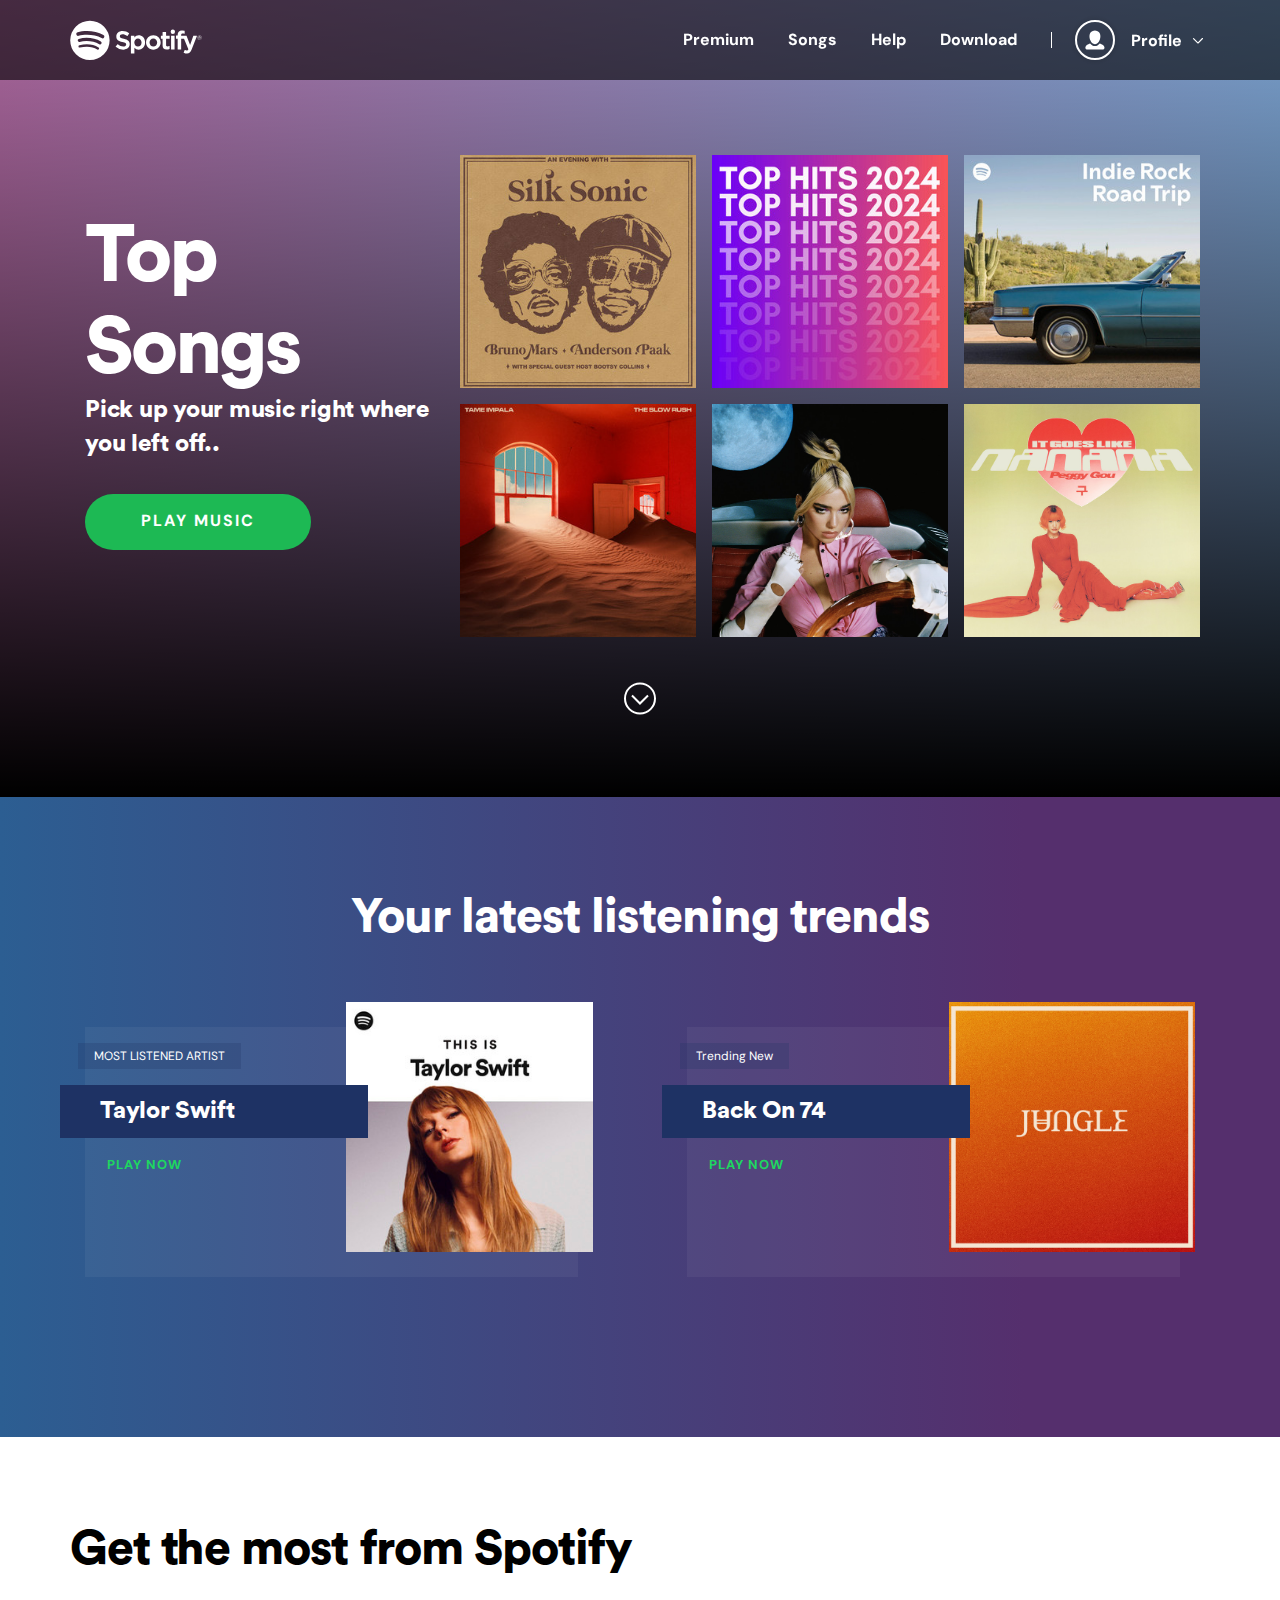
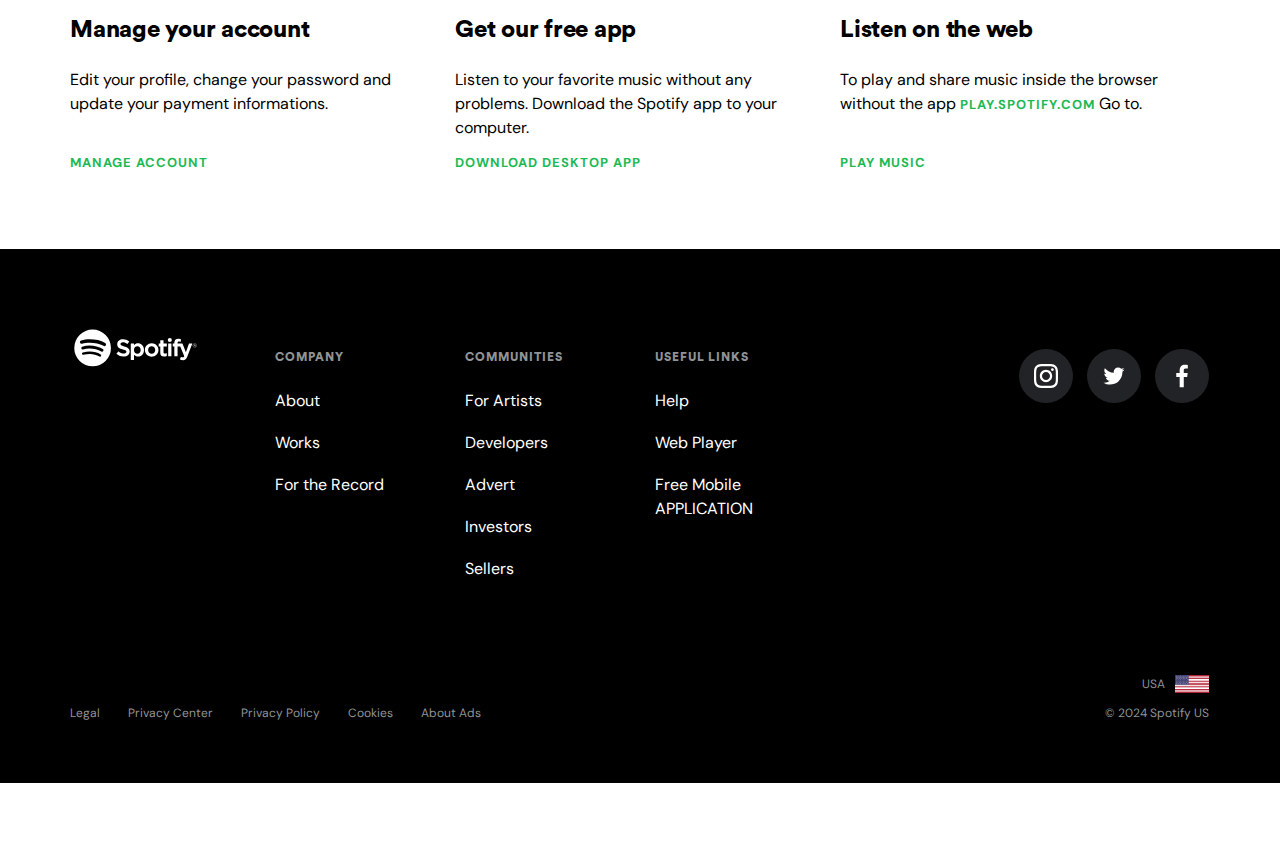
<file: index.html>
<!DOCTYPE html>
<html lang="en">
	<head>
		<meta charset="UTF-8" />
		<meta name="viewport" content="width=device-width, initial-scale=1.0" />
		<link rel="stylesheet" href="./css/main.css" />
		<link rel="stylesheet" href="./css/fonts.css" />
		<link rel="stylesheet" href="./css/animation.css">
		<link rel="stylesheet" href="./css/responsive.css">
		<title>Listening is everything - Spotify</title>
		<link rel="icon" href="https://www.scdn.co/i/_global/favicon.png" />
		<link
			href="https://fonts.googleapis.com/css2?family=DM+Sans:wght@400;500;700&display=swap"
			rel="stylesheet"
		/>
	</head>
	<body>
		<!--Header-->
		<custom-header></custom-header>
		<!--Header-->

		<div class="home_main">
			<div class="hm_gradient-1"></div>
			<div class="hm_gradient-2"></div>
			<div class="container hm_cont">
				<span class="home_text">
					<!-- <small>Recently Songs</small> -->
					<h1 class="">Top Songs</h1>
					<h3>Pick up your music right where you left off..</h3>
					<!-- <a class="green_btn" role="button" href="https://spotify-clone-oguz3.web.app/">Play music</a> -->
					<a class="green_btn" role="button" href="Spotify-songs/songs.html">Play music</a>
                </span>
                <span class="home_cards">
                    <div class="hm_card opacity_anim">
                        <div class="box">
                            <img src="./assets/photo-3.jpg" alt="">
                        </div>
                        <div class="box_details">
							<div class="play-icon">
								<a href="Spotify-songs/songs.html">
									<svg id="album-play" viewBox="0 0 25.4 25.4">
										<path fill="#ffffff" d="M12.7,25.4A12.7,12.7,0,1,1,25.4,12.7,12.71,12.71,0,0,1,12.7,25.4Zm0-24A11.3,11.3,0,1,0,24,12.7,11.31,11.31,0,0,0,12.7,1.4Z"></path>
										<path fill="#ffffff" d="M11,16.47,17,13a.34.34,0,0,0,0-.59L11,8.93a.34.34,0,0,0-.51.29v7A.34.34,0,0,0,11,16.47Z"></path>
										<path fill="#ffffff" d="M12.7,25.4A12.7,12.7,0,1,1,25.4,12.7,12.71,12.71,0,0,1,12.7,25.4Zm0-24A11.3,11.3,0,1,0,24,12.7,11.31,11.31,0,0,0,12.7,1.4Z"></path>
										<path fill="#ffffff" d="M11,16.47,17,13a.34.34,0,0,0,0-.59L11,8.93a.34.34,0,0,0-.51.29v7A.34.34,0,0,0,11,16.47Z"></path>
									</svg>
								</a>
							</div>
							<h2>Bruno Mars</h2>
						</div>
                    </div>
                    <div class="hm_card opacity_anim-1d">
                        <div class="box">
                            <img src="./assets/photo-1.jpg" alt="">
                        </div>
                        <div class="box_details">
							<div class="play-icon">
								<a href="Spotify-songs/songs.html">
									<svg id="album-play" viewBox="0 0 25.4 25.4">
										<path fill="#ffffff" d="M12.7,25.4A12.7,12.7,0,1,1,25.4,12.7,12.71,12.71,0,0,1,12.7,25.4Zm0-24A11.3,11.3,0,1,0,24,12.7,11.31,11.31,0,0,0,12.7,1.4Z"></path>
										<path fill="#ffffff" d="M11,16.47,17,13a.34.34,0,0,0,0-.59L11,8.93a.34.34,0,0,0-.51.29v7A.34.34,0,0,0,11,16.47Z"></path>
										<path fill="#ffffff" d="M12.7,25.4A12.7,12.7,0,1,1,25.4,12.7,12.71,12.71,0,0,1,12.7,25.4Zm0-24A11.3,11.3,0,1,0,24,12.7,11.31,11.31,0,0,0,12.7,1.4Z"></path>
										<path fill="#ffffff" d="M11,16.47,17,13a.34.34,0,0,0,0-.59L11,8.93a.34.34,0,0,0-.51.29v7A.34.34,0,0,0,11,16.47Z"></path>
									</svg>
								</a>
							</div>
							<h2> Top Songs 2024</h2>
						</div>
                    </div>
                    <div class="hm_card opacity_anim-2d">
                        <div class="box">
                            <img src="./assets/photo-5.jpg" alt="">
                        </div>
                        <div class="box_details">
							<div class="play-icon">
								<a href="https://open.spotify.com/playlist/37i9dQZF1DWUoqEG4WY6ce">
									<svg id="album-play" viewBox="0 0 25.4 25.4">
										<path fill="#ffffff" d="M12.7,25.4A12.7,12.7,0,1,1,25.4,12.7,12.71,12.71,0,0,1,12.7,25.4Zm0-24A11.3,11.3,0,1,0,24,12.7,11.31,11.31,0,0,0,12.7,1.4Z"></path>
										<path fill="#ffffff" d="M11,16.47,17,13a.34.34,0,0,0,0-.59L11,8.93a.34.34,0,0,0-.51.29v7A.34.34,0,0,0,11,16.47Z"></path>
										<path fill="#ffffff" d="M12.7,25.4A12.7,12.7,0,1,1,25.4,12.7,12.71,12.71,0,0,1,12.7,25.4Zm0-24A11.3,11.3,0,1,0,24,12.7,11.31,11.31,0,0,0,12.7,1.4Z"></path>
										<path fill="#ffffff" d="M11,16.47,17,13a.34.34,0,0,0,0-.59L11,8.93a.34.34,0,0,0-.51.29v7A.34.34,0,0,0,11,16.47Z"></path>
									</svg>
								</a>
							</div>
							<h2>Indie Rock</h2>
						</div>
                    </div>
                    <div class="hm_card opacity_anim">
                        <div class="box">
                            <img src="./assets/photo-8.jpg" alt="">
                        </div>
                        <div class="box_details">
							<div class="play-icon">
								<a href="https://open.spotify.com/album/31qVWUdRrlb8thMvts0yYL">
									<svg id="album-play" viewBox="0 0 25.4 25.4">
										<path fill="#ffffff" d="M12.7,25.4A12.7,12.7,0,1,1,25.4,12.7,12.71,12.71,0,0,1,12.7,25.4Zm0-24A11.3,11.3,0,1,0,24,12.7,11.31,11.31,0,0,0,12.7,1.4Z"></path>
										<path fill="#ffffff" d="M11,16.47,17,13a.34.34,0,0,0,0-.59L11,8.93a.34.34,0,0,0-.51.29v7A.34.34,0,0,0,11,16.47Z"></path>
										<path fill="#ffffff" d="M12.7,25.4A12.7,12.7,0,1,1,25.4,12.7,12.71,12.71,0,0,1,12.7,25.4Zm0-24A11.3,11.3,0,1,0,24,12.7,11.31,11.31,0,0,0,12.7,1.4Z"></path>
										<path fill="#ffffff" d="M11,16.47,17,13a.34.34,0,0,0,0-.59L11,8.93a.34.34,0,0,0-.51.29v7A.34.34,0,0,0,11,16.47Z"></path>
									</svg>
								</a>
							</div>
							<h2>Tame Impala</h2>
						</div>
                    </div>
                    <div class="hm_card opacity_anim-1d">
                        <div class="box">
                            <img src="./assets/photo-7.jpg" alt="">
                        </div>
                        <div class="box_details">
							<div class="play-icon">
								<a href="https://open.spotify.com/artist/6M2wZ9GZgrQXHCFfjv46we">
									<svg id="album-play" viewBox="0 0 25.4 25.4">
										<path fill="#ffffff" d="M12.7,25.4A12.7,12.7,0,1,1,25.4,12.7,12.71,12.71,0,0,1,12.7,25.4Zm0-24A11.3,11.3,0,1,0,24,12.7,11.31,11.31,0,0,0,12.7,1.4Z"></path>
										<path fill="#ffffff" d="M11,16.47,17,13a.34.34,0,0,0,0-.59L11,8.93a.34.34,0,0,0-.51.29v7A.34.34,0,0,0,11,16.47Z"></path>
										<path fill="#ffffff" d="M12.7,25.4A12.7,12.7,0,1,1,25.4,12.7,12.71,12.71,0,0,1,12.7,25.4Zm0-24A11.3,11.3,0,1,0,24,12.7,11.31,11.31,0,0,0,12.7,1.4Z"></path>
										<path fill="#ffffff" d="M11,16.47,17,13a.34.34,0,0,0,0-.59L11,8.93a.34.34,0,0,0-.51.29v7A.34.34,0,0,0,11,16.47Z"></path>
									</svg>
								</a>
							</div>
							<h2>Dua Lipa</h2>
						</div>
                    </div>
                    <div class="hm_card opacity_anim-2d">
                        <div class="box">
                            <img src="./assets/photo-4.jpg" alt="">
                        </div>
                        <div class="box_details">
							<div class="play-icon">
								<a href="https://open.spotify.com/playlist/37i9dQZF1DX05r4Oy3Ln97">
									<svg id="album-play" viewBox="0 0 25.4 25.4">
										<path fill="#ffffff" d="M12.7,25.4A12.7,12.7,0,1,1,25.4,12.7,12.71,12.71,0,0,1,12.7,25.4Zm0-24A11.3,11.3,0,1,0,24,12.7,11.31,11.31,0,0,0,12.7,1.4Z"></path>
										<path fill="#ffffff" d="M11,16.47,17,13a.34.34,0,0,0,0-.59L11,8.93a.34.34,0,0,0-.51.29v7A.34.34,0,0,0,11,16.47Z"></path>
										<path fill="#ffffff" d="M12.7,25.4A12.7,12.7,0,1,1,25.4,12.7,12.71,12.71,0,0,1,12.7,25.4Zm0-24A11.3,11.3,0,1,0,24,12.7,11.31,11.31,0,0,0,12.7,1.4Z"></path>
										<path fill="#ffffff" d="M11,16.47,17,13a.34.34,0,0,0,0-.59L11,8.93a.34.34,0,0,0-.51.29v7A.34.34,0,0,0,11,16.47Z"></path>
									</svg>
								</a>
							</div>
							<h2>House Music</h2>
						</div>
                    </div>
                </span>
            </div>
            <div class="container">
                <div class="arrow-scroll-down slide-top">
                    <a href="#last_listen">
						<svg id="arrow-scroll-down" viewBox="0 0 32 32">
							<polygon fill="#ffffff" points="15.98 22.43 7.28 13.73 8.7 12.32 15.98 19.6 23.28 12.3 24.7 13.72 15.98 22.43"></polygon>
							<path fill="#ffffff" d="M16,32A16,16,0,1,1,32,16,16,16,0,0,1,16,32ZM16,2A14,14,0,1,0,30,16,14,14,0,0,0,16,2Z"></path>
						</svg>
					</a>
                </div>
            </div>
        </div>
        
        <div id="last_listen" class="last_listen">
            <div class="container">
                <h1>
Your latest listening trends</h1>
                <div class="ll_row">
                    <span >
                        <div class="ll_card">
                            <span class="txt">
                                <h5>MOST LISTENED ARTIST</h5>
                                <h2>Taylor Swift</h2>
                                <a href="https://open.spotify.com/artist/06HL4z0CvFAxyc27GXpf02">PLAY NOW</a>
                            </span>
                            <span class="img">
                                <img src="./assets/photo-2.png" alt="">
                            </span>
                            <span class="bg_filt"></span>
                        </div>
                    </span>
                    <span >
                        <div class="ll_card">
                            <span class="txt">
                                <h5>Trending New</h5>
                                <h2>Back On 74</h2>
                                <a href="Spotify-songs/songs.html">PLAY NOW</a>
                            </span>
                            <span class="img">
                                <img src="./assets/photo-9.jpg" alt="">
                            </span>
                            <span class="bg_filt"></span>
                        </div>
                    </span>
                </div>
            </div>
		</div>
		
		<div class="home_links">
			<div class="container">
				<h1 class="title-1">Get the most from Spotify</h1>
			</div>
			<div class="container links">
				<div class="account_link">
					<h3 class="subtitle-1">Manage your account</h3>
					<p class="parag-1">Edit your profile, change your password and update your payment informations.</p>
					<a class="a_link" href="">MANAGE ACCOUNT</a>
				</div>
				<div class="app_link">
					<h3 class="subtitle-1">Get our free app</h3>
					<p class="parag-1">Listen to your favorite music without any problems. Download the Spotify app to your computer.</p>
					<a class="a_link" href="">DOWNLOAD DESKTOP APP</a>
				</div>
				<div class="web_link">
					<h3 class="subtitle-1">Listen on the web</h3>
					<p class="parag-1">To play and share music inside the browser without the app <a class="a_link" href="">play.spotify.com</a> Go to.</p>
					<a class="a_link" href="">PLAY MUSIC</a>
				</div>
			</div>
		</div>

		<!--Footer-->
		<custom-footer></custom-footer>
		<!--Footer-->

		<div id="opacity" class="opacity"></div>
		<script src="./component/header.js"></script>
		<script src="./component/footer.js"></script>
		<script src="./js/main.js"></script>
	</body>
</html>
</file>
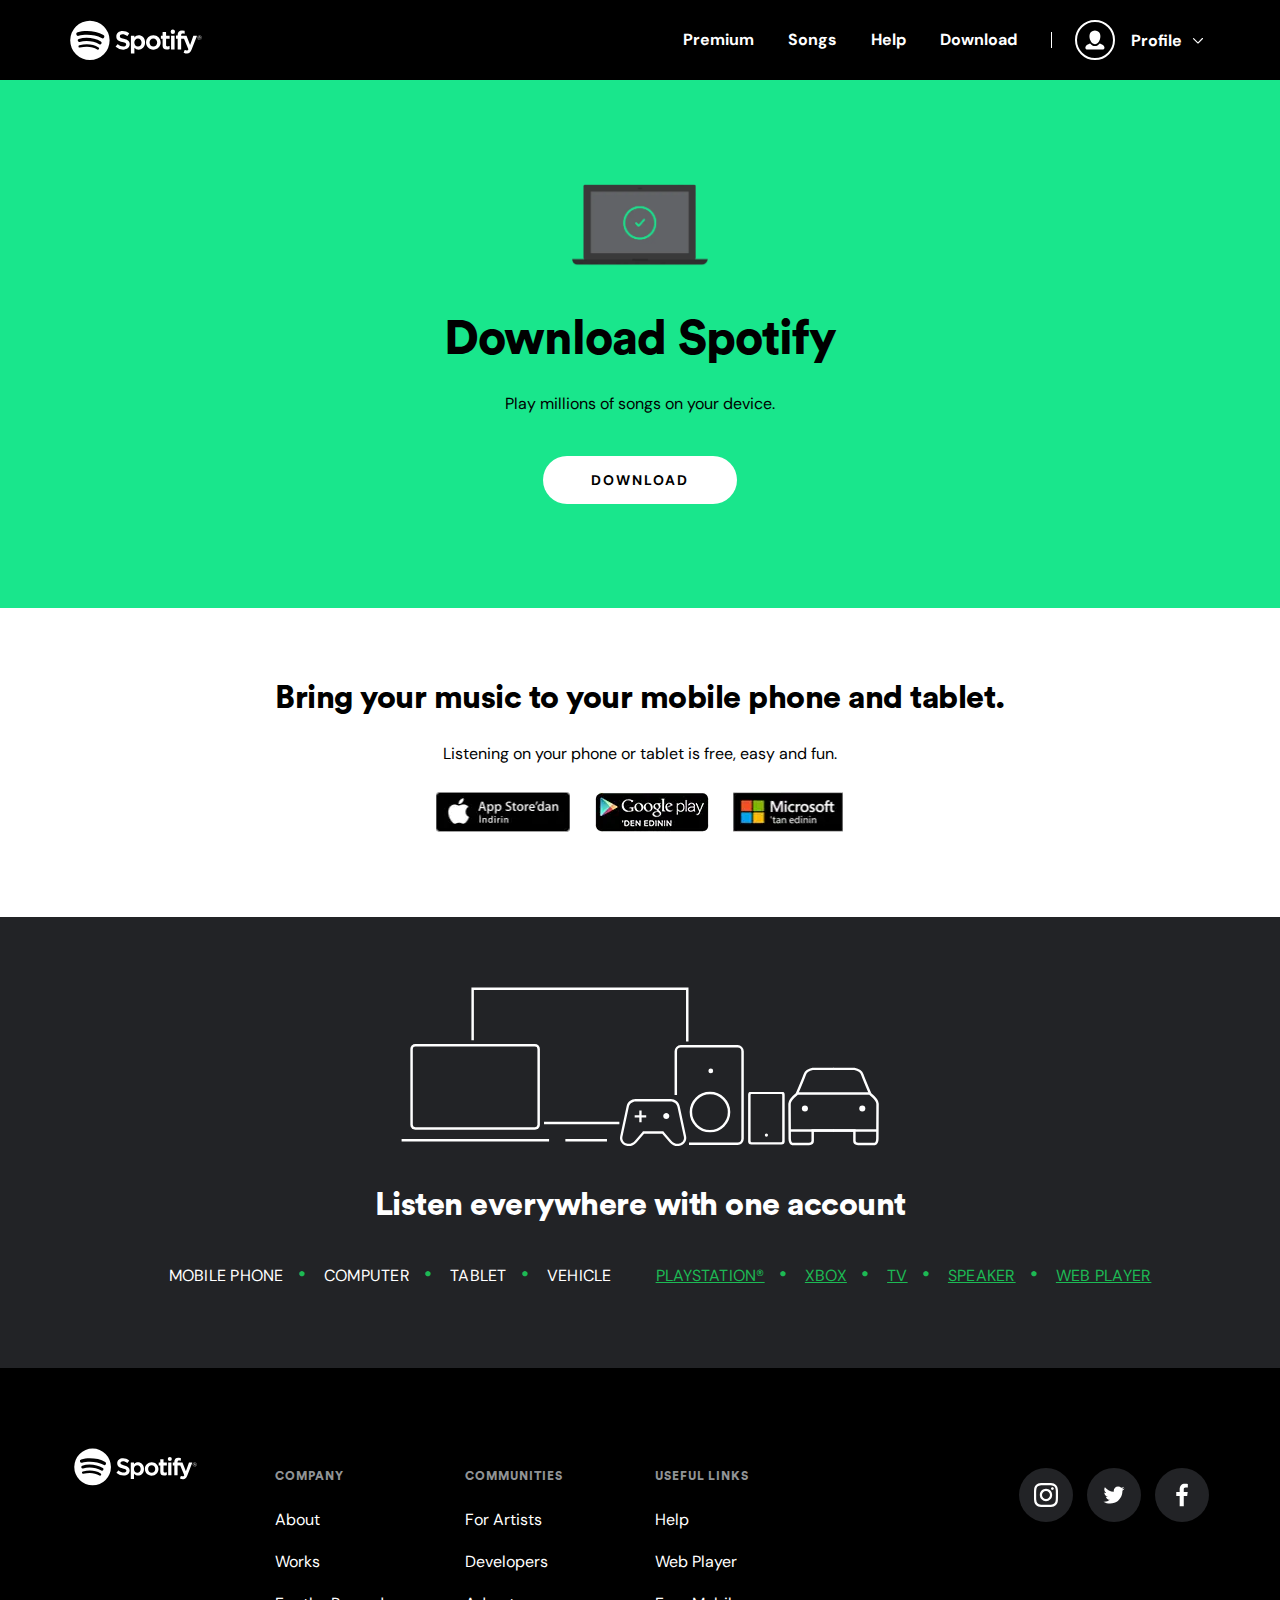
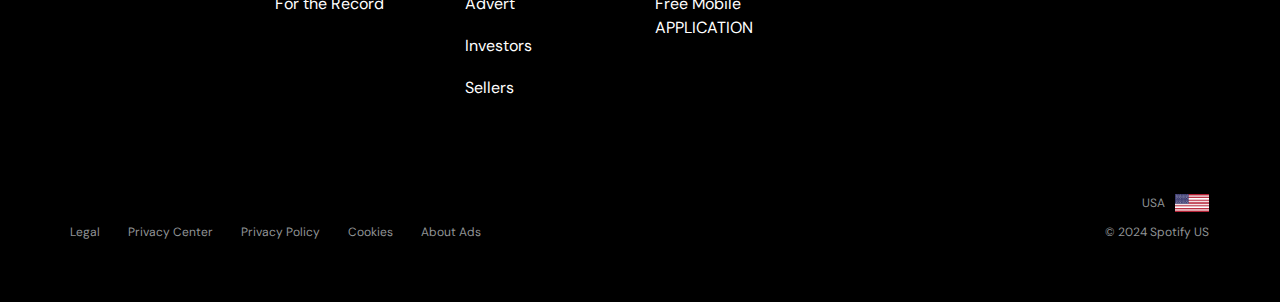
<file: download.html>
<!DOCTYPE html>
<html lang="en">
	<head>
		<meta charset="UTF-8" />
		<meta name="viewport" content="width=device-width, initial-scale=1.0" />
		<link rel="stylesheet" href="./css/main.css" />
		<link rel="stylesheet" href="./css/fonts.css" />
		<link rel="stylesheet" href="./css/animation.css">
		<link rel="stylesheet" href="./css/responsive.css">
		<title>Download for Windows - Spotify</title>
		<link rel="icon" href="https://www.scdn.co/i/_global/favicon.png" />
		<link
			href="https://fonts.googleapis.com/css2?family=DM+Sans:wght@400;500;700&display=swap"
			rel="stylesheet"
		/>
		<style>
			header {
				background-color: black;
				position: relative;
			}
		</style>
	</head>
	<body>
		<!--Header-->
		<custom-header></custom-header>
		<!--Header-->

		<!--Download-->
		<div class="download">
			<div class="container">
				<img src="./assets/laptop.webp" alt="">
				<h1 class="title-1">Download Spotify</h1>
				<p>Play millions of songs on your device.</p>
				<a class="black_btn" href="#">DOWNLOAD</a>
			</div>
		</div>
		<!--Download-->

		<!--Phone & Tablet-->
		<div class="phoneNtablet">
			<div class="container">
				<h3 class="title-1">Bring your music to your mobile phone and tablet.</h3>
				<p>Listening on your phone or tablet is free, easy and fun.</p>
				<div class="storebox">
					<a href=""><img src="./assets/appstore.webp" alt=""></a>
					<a href=""><img src="./assets/googleplay.webp" alt=""></a>
					<a href=""><img src="./assets/microsoft.webp" alt=""></a>
				</div>
			</div>
		</div>
		<!--Phone & Tablet-->

		<!--Everywhere-->
		<div class="Everywhere">
			<div class="container">
				<img src="./assets/all-devices.svg" alt="">
				<h3 class="title-1">Listen everywhere with one account</h3>
<ul class="platform_name">
<li>MOBILE PHONE</li>
<li>COMPUTER</li>
<li>TABLET</li>
<li>VEHICLE</li>
</ul>
<ul class="platform_link">
<li><a href="">PLAYSTATION®</a></li>
<li><a href="">XBOX</a></li>
<li><a href="">TV</a></li>
<li><a href="">SPEAKER</a></li>
<li><a href="">WEB PLAYER</a></li>
</ul>
			</div>
		</div>
		<!--Everywhere-->

		<!--Footer-->
		<custom-footer></custom-footer>
		<!--Footer-->

		<div id="opacity" class="opacity"></div>
		<script src="./component/header.js"></script>
		<script src="./component/footer.js"></script>
		<script src="./js/main.js"></script>
	</body>
</html>
</file>
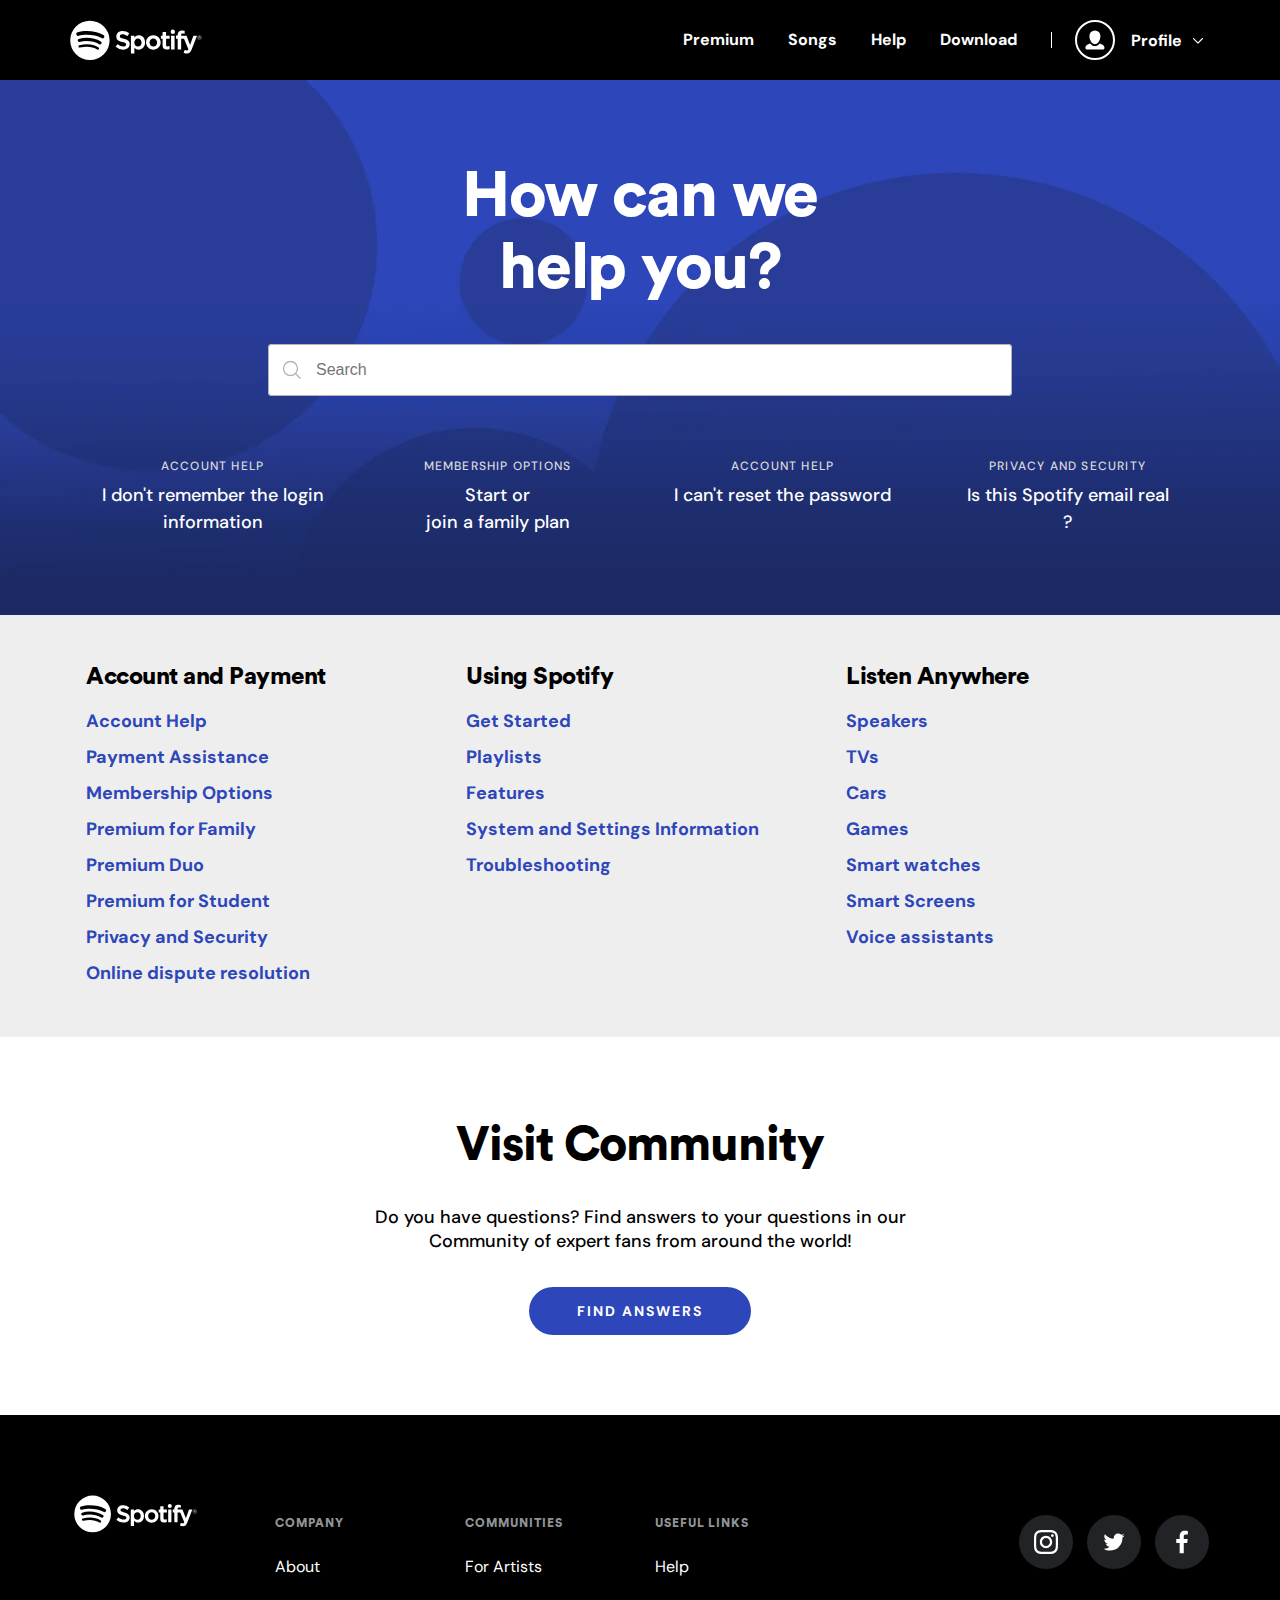
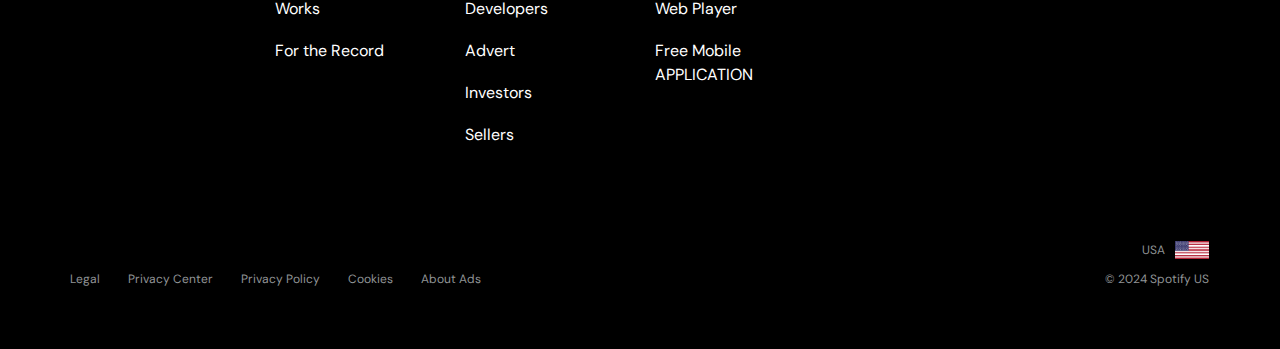
<file: help.html>
<!DOCTYPE html>
<html lang="en">
	<head>
		<meta charset="UTF-8" />
		<meta name="viewport" content="width=device-width, initial-scale=1.0" />
		<link rel="stylesheet" href="./css/main.css" />
		<link rel="stylesheet" href="./css/fonts.css" />
		<link rel="stylesheet" href="./css/animation.css">
		<link rel="stylesheet" href="./css/responsive.css">
		<title>Help - Spotify</title>
		<link rel="icon" href="https://www.scdn.co/i/_global/favicon.png" />
		<link
			href="https://fonts.googleapis.com/css2?family=DM+Sans:wght@400;500;700&display=swap"
			rel="stylesheet"
		/>
		<style>
			header {
				background-color: black;
				position: relative;
			}
		</style>
	</head>
	<body>
		<!--Header-->
		<custom-header></custom-header>
		<!--Header-->

		<!--Search-->
		<div class="Search">
			<div class="container">
				<div class="search-box">
<h1 class="title-1">How can we <br> help you?</h1>
<div class="searchInputBox">
<div class="seacrhIcon">
<svg xmlns="http://www.w3.org/2000/svg" role="img" focusable="false" height="24" width="24" viewBox="0 0 24 24" class=" " aria-label="Search icon">
<line x1="15.54" y1="15.54" x2="20.41" y2="20.41" stroke="#181818"/>
<circle cx="10.5" cy="10.5" r="7" fill="none" stroke="#181818"/>
</svg>
</div>
<input type="text" class="search-input" aria-label="Search" placeholder="Search" autocomplete="off" value="">
</div>
</div>
<div class="top-solution">
<div class="top-solution-inner">
<h3>ACCOUNT HELP</h3>
<a href="">I don't remember the login information</a>
</div>
<div class="top-solution-inner">
<h3>MEMBERSHIP OPTIONS</h3>
<a href="">Start or <br> join a family plan</a>
</div>
<div class="top-solution-inner">
<h3>ACCOUNT HELP</h3>
<a href="">I can't reset the password</a>
</div>
<div class="top-solution-inner">
<h3>PRIVACY AND SECURITY</h3>
<a href="">Is this Spotify email real <br>?</a>
</div>
</div>
</div>
</div>
<!--Search-->

<!--Links-->
<div class="Help-links">
<div class="container">
<div class="links_boxs">
<div class="link_box">
<h3 class="title-1 collapsible">Account and Payment</h3>
<span>
<a href="">Account Help</a>
<a href="">Payment Assistance</a>
<a href="">Membership Options</a>
<a href="">Premium for Family</a>
<a href="">Premium Duo</a>
<a href="">Premium for Student</a>
<a href="">Privacy and Security</a>
<a href="">Online dispute resolution</a>
</span>
</div>
<div class="link_box">
<h3 class="title-1 collapsible">Using Spotify</h3>
<span>
<a href="">Get Started</a>
<a href="">Playlists</a>
<a href="">Features</a>
<a href="">System and Settings Information</a>
<a href="">Troubleshooting</a>
</span>
</div>
<div class="link_box">
<h3 class="title-1 collapsible">Listen Anywhere</h3>
<span>
<a href="">Speakers</a>
<a href="">TVs</a>
<a href="">Cars</a>
<a href="">Games</a>
<a href="">Smart watches</a>
<a href="">Smart Screens</a>
<a href="">Voice assistants</a>
</span>
</div>
</div>
</div>
</div>
<!--Links-->

<!--Visit Community-->
<div class="visitCommunity">
<div class="container">
<h1 class="title-1">Visit Community</h1>
<p>Do you have questions? Find answers to your questions in our Community of expert fans from around the world!</p>
<a class="black_btn" href="#">Find Answers</a>
</div>
</div>
		<!--Visit Community-->

		<!--Footer-->
		<custom-footer></custom-footer>
		<!--Footer-->

		<div id="opacity" class="opacity"></div>
		<script src="./component/header.js"></script>
		<script src="./component/footer.js"></script>
		<script src="./js/main.js"></script>
		<script>
			var coll = document.getElementsByClassName("collapsible");
			var i;
			
			for (i = 0; i < coll.length; i++) {
			  coll[i].addEventListener("click", function() {
				this.classList.toggle("active");
				var content = this.nextElementSibling;
				if (content.style.maxHeight){
				  content.style.maxHeight = null;
				} else {
				  content.style.maxHeight = content.scrollHeight + "px";
				} 
			  });
			}
		</script>
	</body>
</html>
</file>
<file: css/main.css>
:root {
    --fadednav: rgba(0, 0, 0, 0.6);
	--black: #000;
	--white: #fff;
    --faded: #d9dadc;
    --linkgreen: #1DB954;
    --hvrgreen: #1ed760;
    --homebgcolor:#2D46B9;
    --secondary: #919496;
    --premiumblue: #1d75de;
    --premiumblack: #121212;
    --planblack: #242424;
}
html{
    scroll-behavior: smooth;
}
* {
	-webkit-box-sizing: border-box;
	box-sizing: border-box;
}
body {
	margin: 0;
}
.container {
	width: 1170px;
	margin: 0 auto;
	padding: 0 15px;
}
.opacity{
    position: absolute;
    width: 100%;
    height: 100vh;
    top: 0;
    left: 0;
    z-index: -1;
}
.opacity.opa {
    background-color: var(--fadednav);
    z-index: 8;
    overflow-x: hidden;
}
body.opa{
    overflow-y: hidden;
}
/*
    Header
*/
header {
    background-color: var(--fadednav);
    position: fixed;
    right: 0;
    left: 0;
    top: 0;
    z-index: 9;
    transition: .4s;
}
.header {
	display: grid;
	grid-template-columns: 150px auto;
	align-items: center;
    height: 80px;
}
.navigation ul {
	padding: 0px;
	margin: 0px;
	width: fit-content;
	margin-left: auto;
    display: flex;
    align-items: center;
}
.navigation ul li {
    display: inline-block;
    position: relative;
}
.header .logo {
	width: 132px;
	height: 40px;
	display: inline-block;
}
.header .logo svg {
	fill: var(--white);
}
.vertical_separator {
	display: inline-block;
	height: 16px;
	width: 1px;
	background-color: var(--white);
	margin: auto 17px;
}
.profile_btn{
    margin-left: 7px;
    background-color: transparent;
    border: none;
    cursor: pointer;
    -webkit-box-align: center;
    -ms-flex-align: center;
    align-items: center;
    text-decoration: none;
    font: inherit;
    font-weight: 700;
    outline: none;
    display: -webkit-box;
    display: -ms-flexbox;
    display: flex;
    margin: 0;
}
.usericon{
    border: 2px solid var(--white);
    margin: auto 6px auto 10px;
    border-radius: 50%;
    -webkit-box-shadow: 0 0 5px 2px rgba(0, 0, 0, 0.1);
    box-shadow: 0 0 5px 2px rgba(0, 0, 0, 0.1);
    width: 40px;
    height: 40px;
    display: inline-block;
}
.profile_btn .usericon{
    display: inline-block;
}
.usericon svg{
    padding: 7px;
    fill: var(--white);
    height: 100%;
    width: 100%;
}
.profile-title{
    margin: auto 0;
    display: inline-block;
}
.profile-title span{
    margin: auto 0 auto 10px;
    display: inline-block;
    color: var(--white);
}
.profile-title svg{
    margin: auto 0 auto 6px;
    fill: var(--white);
    width: 12px;
    height: 12px;
}
.profile_btn:hover .profile-title span{
    color: var(--hvrgreen);
}
.profile_btn:hover .usericon{
    border-color: var(--hvrgreen);
}
.profile_btn:hover .usericon svg,
.profile_btn:hover .profile-title svg{
    fill: var(--hvrgreen);
}
.profileMenu{
    display: none;
    position: absolute;
    top: 100%;
    margin-top: 8px;
    right: -11px;
}
.profileMenu.active{
    display: block !important;
}
.profile-title svg.transform{
    transform: rotateZ(180deg);
}
.profileMenu ul{
    margin: 2px 0 0;
    background-color: var(--white);
    border-radius: 3px;
    -webkit-box-shadow: 0 0 30px 0 rgba(0, 0, 0, 0.2);
    box-shadow: 0 0 30px 0 rgba(0, 0, 0, 0.2);
    padding: 10px 0;
    display: -webkit-box;
    display: -ms-flexbox;
    display: flex;
    -webkit-box-orient: vertical;
    -webkit-box-direction: normal;
    -ms-flex-direction: column;
    flex-direction: column;
    align-items: baseline;
    min-width: 160px;
}
.profileMenu ul:before{
    border-left: 16px solid transparent;
    border-right: 16px solid transparent;
    right: 7px;
    border-bottom: 16px solid var(--white);
    content: "";
    display: block;
    position: absolute;
    width: 0;
    height: 0;
    top: -12px;
}
.profileMenu ul li{
    padding: 0;
    display: block;
    letter-spacing: 0;
}
.profileMenu ul li a{
    padding: 4px 16px 3px;
    display: block;
    line-height: 1.5;
    font-size: 16px;
    font-weight: 700;
    color: var(--black);
    text-align: left;
}
.profileMenu ul li a.faded{
    color: var(--secondary);
}
.profileMenu ul li a:hover{
    color: var(--hvrgreen);
}
.profile_icon-mobile{
    margin-left: auto;
    display: none;
    align-items: center;
}
.container-togg{
	display: none;
    cursor: pointer;
    margin-left: auto;
    position: relative;
    z-index: 99;
}
.usericon {
	display: none;
    cursor: pointer;
    margin-left: auto;
    position: relative;
}
.bar1,
.bar2,
.bar3 {
	width: 22px;
	height: 3px;
	background-color:var(--white);
	margin: 4px 0;
    transition: 0.2s;
    border-radius: 1px;
}
.change .bar1 {
	-webkit-transform: rotate(-45deg) translate(-4px, 2px);
	transform: rotate(-45deg) translate(-4px, 2px);
}
.change .bar2 {
	opacity: 0;
}
.change .bar3 {
	-webkit-transform: rotate(45deg) translate(-7px, -7px);
	transform: rotate(45deg) translate(-7px, -7px);
}
.sidenav {
	height: 100%;
	width: 0;
	position: fixed;
	z-index: 9;
	top: 0;
	right: 0;
	background-color: var(--black);
	overflow-x: hidden;
    transition: 0.25s;
    transition-timing-function: ease-in;
    opacity: 0;
    border-width: 0;
    margin: 0;
    padding: 38px 0px 38px 0px;
    max-width: 100vw !important;
}
.sidenav ul{
    margin: 0;
    padding: 0;
    display: inline;
    list-style: none;
}
.sidenav ul li{
    margin: 0;
    display: block;
}
.sidenav .h_separator{
    margin: 18px 0 40px;
    height: 2px;
    width: 20px;
    background-color: var(--white);
}
.sidenav-logo{
    display: inline-block;
    height: 27px;
    width: 89px;
    position: absolute;
    bottom: 38px;
    left: 38px;
}
.sidenav-logo svg{
    fill: var(--white);
}
.sidenav.open {
    width: 447px !important;
    opacity: 1 !important;
    padding: 38px !important;
}
/*
    Header
*/

.home_main{
    width: 100%;
    position: relative;
    overflow: hidden;
    margin-top: -80px;
}
.hm_gradient-1{
    width: 100%;
    height: 100%;
    position: absolute;
    background-color: #509BF5;
    background-image: -webkit-gradient(linear, left top, right top, from(#c074b2), to(#8ab5e8));
    background-image: linear-gradient(90deg, #c074b2, #8ab5e8);
}
.hm_gradient-2{
    width: 100%;
    height: 100%;
    position: absolute;
    background-image: -webkit-gradient(linear, left top, left bottom, from(transparent), to(#000));
    background-image: linear-gradient(transparent, #000);
}
.hm_cont{
    display: grid;
    grid-template-columns: 4fr 8fr;
    margin-top: 235px;
    position: relative;
}
.home_text{
    display: flex;
    flex-direction: column;
    align-self: center;
    align-items: baseline;
    padding-left: 15px;
    padding-right: 15px;
}
.green_btn{
    display: inline-block;
    margin: 32px 0;
    font-size: 16px;
    line-height: 1;
    border-radius: 50px;
    padding: 19px 56px 21px;
    color: var(--white);
    background-color: #1DB954;
    transition-duration: .3s;
    border-width: 0;
    letter-spacing: 2px;
    min-width: 160px;
    text-transform: uppercase;
    white-space: normal;
    border-radius: 50px;
    font-weight: 700;
    cursor: pointer;
}
.green_btn:hover{
    background-color: var(--hvrgreen);
}
.black_btn{
    display: inline-block;
    margin: 40px 0;
    font-size: 14px;
    line-height: 1;
    border-radius: 50px;
    padding: 17px 48px;
    color: var(--white);
    background-color: rgb(25, 20, 20);
    border: 2px solid rgb(25, 20, 20) !important;
    transition-duration: .3s;
    border-width: 0;
    letter-spacing: 2px;
    min-width: 160px;
    text-transform: uppercase;
    white-space: normal;
    border-radius: 50px;
    font-weight: 700;
    cursor: pointer;
}
.black_btn:hover{
    transform: scale(1.04);
    background-color: rgb(83, 79, 79);
}
.home_cards{
    display: grid;
    grid-template-columns: 1fr 1fr 1fr;
    grid-template-rows: 233px 233px;
    column-gap: 16px;
    row-gap: 16px;
    padding-left: 10px;
    padding-right: 10px;
    margin: 0px;
}
.hm_card{
    position: relative;
    cursor: pointer;
}
.box img {
    width: 100%;
    height: 233px;
    object-fit: cover;
}
.box_details{
    position: absolute;
    top: 0;
    left: 0;
    width: 100%;
    height: 100%;
    z-index: 1;
    display: flex;
    flex-direction: column;
    align-items: center;
    justify-content: center;
    transition: all 0.2s ease-in-out;
    background: rgba(0, 0, 0, 0.8);
    opacity: 0;
}
.play-icon{
    width: 25px;
    height: 25px;
}
.hm_card:hover .box_details{
    opacity: 1;
}
.arrow-scroll-down{
    width: 32px;
    height: 43px;
    display: block;
    margin: 0 auto;
    padding-top: 40px;
    padding-bottom: 120px;
}
.arrow-scroll-down svg{
    fill: #fff;
    width: 32px;
    height: 43px;
    position: relative;
}
.last_listen{
    background-color: #1E3264;
    background-image: -webkit-gradient(linear, left top, right top, from(#2c5e92), color-stop(80%, #552f6d));
    background-image: linear-gradient(90deg, #2c5e92 0%, #552f6d 80%);
}
.last_listen .container{
    padding-top: 60px;
    padding-bottom: 160px;
}
.last_listen .ll_row{
    display: grid;
    grid-template-columns: 45% 45%;
    justify-content: space-between;
    padding-left: 15px;
    padding-right: 30px;
}
.last_listen .ll_card{
    display: grid;
    grid-template-columns: 50% 50%;
    grid-template-rows: 250px;
    position: relative;
}
.last_listen .ll_card img{
    width: 100%;
    height: 100%;
    object-fit: cover;
}
.last_listen .ll_card .txt{
    position: relative;
    z-index: 3;
}
.last_listen .ll_card .img{
    position: relative;
    z-index: 2;
    position: relative;
    left: 15px;
    bottom: 25px;
}
.last_listen .bg_filt{
    position: absolute;
    z-index: 1;
    width: 100%;
    height: 100%;
    left: 0;
    top: 0;
    background-color: #ffffff;
    opacity: 0.05;
}
.home_links{
    padding-top: 60px;
    padding-bottom: 80px;
}
.home_links .container.links{
    display: grid;
    grid-template-columns: 1fr 1fr 1fr;
    column-gap: 15px;
}
.home_links .account_link,
.home_links .app_link,
.home_links .web_link{
    display: flex;
    flex-direction: column;
}
.home_links .account_link a,
.home_links .app_link a,
.home_links .web_link a{
    margin-top: auto;
}
.premium-head{
    background-color: var(--premiumblue);
    padding-top: 80px;
}
.premium-head .container{
    padding: 141px 15px;
}
.why-premium{
    background-color: var(--premiumblack);
    padding: 75px 0px 110px 0px;
}
.why-cards{
    display: grid;
    grid-template-columns: 1fr 1fr 1fr 1fr;
    column-gap: 15px;
    margin-top: 72px;
    color: var(--white);
}
.premium-plans{
    background-color: var(--premiumblack);
    padding: 75px 0px;
}
.plans-container{
    display: grid;
    grid-template-columns: 1fr 1fr 1fr 1fr;
    column-gap: 15px;
    margin-top: 75px;
    margin-bottom: 132px;
    color: var(--white);
}

/*Download*/
.download{
    background-color: #19e68c;
    padding: 40px 15px 104px;
}
.download .container{
    text-align: center;
}
.download img{
    width: 136px;
    margin-bottom: 40px;
    margin-top: 64px;
}
.download h1{
    margin: 0;
    padding-bottom: 24px;
}
.download p{
    padding: 0px 0px 1em;
    margin-top: 0px;
    font-size: 16px;
    font-weight: 400;
    line-height: 24px;
    margin-bottom: 24px;
}
.download .black_btn{
    background-color: white;
    color: #000;
    border: 0 !important;
    margin: 0;
    min-width: auto;
}
.phoneNtablet{
    background-color: white;
    padding: 70px 15px;
}
.phoneNtablet .container{
    text-align: center;
}
.phoneNtablet h3{
    font-size: 32px;
    line-height: 40px;
    letter-spacing: -0.5px;
    margin: 0;
    padding: 0px 0px 0.75em;
}
.phoneNtablet p{
    padding: 0px 0px 1em;
    margin-top: 0px;
    margin-bottom: 0px;
    font-size: 16px;
    font-weight: 400;
    line-height: 24px;
}
.phoneNtablet .storebox a{
    display: inline-block;
    margin: 10px;
}
.Everywhere{
    background-color: rgb(34, 35, 38);
    padding: 70px 15px 50px;
}
.Everywhere .container{
    text-align: center;
}
.Everywhere img{
    width: 100%;
    max-width: 560px;
    margin-bottom: 20px;
    padding: 0px 40px;
}
.Everywhere h3{
    font-size: 32px;
    line-height: 40px;
    letter-spacing: -0.5px;
    color: white;
    padding: 0px 0px 0.75em;
    margin-top: 0px;
    margin-bottom: 0px;
}
.Everywhere .platform_name,
.Everywhere .platform_link{
    display: inline-block;
}
.Everywhere .platform_name li,
.Everywhere .platform_link li{
    display: inline-block;
    color: white;
    margin-top: -6px;
    font-size: 16px;
    font-weight: 400;
    line-height: 20px;
    letter-spacing: 0.25px;
    padding-bottom: 1em;
}
.Everywhere .platform_name li:not(:last-child)::after,
.Everywhere .platform_link li:not(:last-child)::after {
    font-size: 22px;
    content: "•";
    padding-left: 14px;
    padding-right: 14px;
    color: rgb(29, 185, 84);
}
.Everywhere .platform_link li a{
    color: rgb(29, 185, 84);
    text-decoration: underline;
}
/*Download*/
/*Help*/
.Search{
    padding: 0 8px 24px;
    background: url(../assets/search-mobile.webp) top/100% no-repeat #1c2963;
}
@media (min-width: 768px){
    .Search{
        background-image: url(../assets/search-desktop.webp);
    }
}
.Search .container{
    text-align: center;
    text-align: -webkit-center;
}
.Search h1{
    padding: 80px 0 40px;
    font-size: 64px;
    line-height: 72px;
    margin: 0;
    color: white;
}
.searchInputBox{
    position: relative;
    width: 744px;
}
.seacrhIcon{
    position: absolute;
    top: 50%;
    transform: translateY(-50%);
    color: rgb(179, 179, 179);
    left: 12px;
    height: 24px;
}
.seacrhIcon svg{
    stroke-width: 1pt;
    color: rgb(179, 179, 179);
}
.seacrhIcon [stroke="#181818"] {
    stroke: currentcolor;
}
.searchInputBox .search-input{
    appearance: none;
    background-image: none;
    border: 0px;
    display: block;
    font-size: 16px;
    font-weight: 400;
    line-height: 24px;
    letter-spacing: 0px;
    width: 100%;
    box-sizing: border-box;
    -webkit-tap-highlight-color: rgba(0, 0, 0, 0);
    margin-top: 0px;
    border-radius: 4px;
    padding: 14px;
    background-color: rgb(255, 255, 255);
    box-shadow: rgb(179 179 179) 0px 0px 0px 1px inset;
    color: rgb(24, 24, 24);
    margin-bottom: 24px;
    padding-left: 48px;
}
.searchInputBox .search-input:focus {
    outline: none;
}
.top-solution{
    display: grid;
    grid-template-columns: 1fr 1fr 1fr 1fr;
    padding: 30px 0 40px;
    text-align: center;
}
.top-solution h3{
    margin: 8px 0;
    padding: 0;
    text-transform: uppercase;
    font-weight: 500;
    font-size: 12px;
    letter-spacing: .1em;
    color: rgb(217, 217, 217);
}
.top-solution a{
    display: block;
    color: #fff;
    text-decoration: none;
    margin-bottom: 15px;
    font-size: 18px;
    font-weight: 500;
    line-height: 1.5;
}
.Help-links{
    background-color: #eee;
    padding: 30px 0 40px;
}
.links_boxs{
    display: grid;
    grid-template-columns: 1fr 1fr 1fr;
}
.link_box h3{
    font-size: 24px;
    line-height: 32px;
    padding: 16px;
    margin: 0;
}
.link_box span{
    padding: 0 16px;
    display: block;
}
.link_box a{
    display: block;
    color: #2d46b9;
    text-decoration: none;
    padding-bottom: 12px;
    font-size: 18px;
    font-weight: 700;
}
.visitCommunity{
    padding: 80px 16px;
}
.visitCommunity .container{
    text-align: center;
}
.visitCommunity h1{
    font-size: 48px;
    line-height: 56px;
    padding: 0px 0px 0.67em;
    margin-top: 0px;
    margin-bottom: 0px;
}
.visitCommunity p{
    max-width: 600px;
    margin: 0 auto 16px;
    font-size: 18px;
    padding: 0px 0px 1em;
    font-weight: 500;
}
.visitCommunity .black_btn{
    background-color: rgb(45, 70, 185);
    border: 0px !important;
    min-width: 0px;
    margin: 0px;
}
/*Help*/
/*
    Footer
*/
footer{
    padding: 80px 0 50px;
    background-color: var(--black);
}
footer .logo { 
    grid-area: logo;
}
footer .logo svg{ 
    width: 100%;
    max-width: 131px;
    height: 39px;
    fill: var(--white);
}
footer .footer-nav { 
    grid-area: footer-nav; 
    display: grid;
    grid-template-columns: 1fr 1fr 1fr;
}
.footer-nav .fn-left,
.footer-nav .fn-mid,
.footer-nav .fn-right{
    padding: 0 15px;
    margin: 0;
}
footer .social { grid-area: social; }
footer .social ul{
    margin: 20px 0 0;
    padding: 0;
    width: fit-content;
    margin-left: auto;
}
footer .social ul li{
    display: inline-block;
}
footer .social ul li.center{
    margin-left: 10px;
    margin-right: 10px;
}
footer .social ul li a{
    width: 54px;
    height: 54px;
    border-radius: 50%;
    background-color: #222326;
    display: -webkit-inline-box;
    display: -ms-inline-flexbox;
    display: inline-flex;
    -webkit-box-align: center;
    -ms-flex-align: center;
    align-items: center;
    -webkit-box-pack: center;
    -ms-flex-pack: center;
    justify-content: center;
    overflow: hidden;
}
footer .social ul li a span {
    display: block;
    width: 24px;
    height: 24px;
}
footer .social .insta{
    background: no-repeat url(../assets/insta.svg), white;
}
footer .social .twitter{
    background: no-repeat url(../assets/twitter.svg), white;
}
footer .social .face{
    background: no-repeat url(../assets/face.svg), white;
}
footer .social ul li a:hover .insta{
    background: no-repeat url(../assets/insta.svg), var(--hvrgreen);
}
footer .social ul li a:hover .twitter{
    background: no-repeat url(../assets/twitter.svg), var(--hvrgreen);
}
footer .social ul li a:hover .face{
    background: no-repeat url(../assets/face.svg), var(--hvrgreen);
}
footer .tr { 
    grid-area: tr;
    margin: 0;
    display: flex;
    -webkit-box-pack: end;
    -ms-flex-pack: end;
    justify-content: flex-end;
}
footer .tr a{
    padding: 0;
    display: -webkit-box;
    display: -ms-flexbox;
    display: flex;
    -ms-flex-negative: 0;
    flex-shrink: 0;
    -webkit-box-align: center;
    -ms-flex-align: center;
    align-items: center;
    white-space: nowrap;
    font-size: 10px;
    text-decoration: none;
}
footer .tr img{
    height: 18px;
    margin-left: 10px;
}
footer .footer_bot { 
    grid-area: footer_bot; 
    display: flex;
    width: 100%;
}
footer .footer_bot ul{
    margin: 0 45px 0 0;
    padding: 0;
}
footer .footer_bot span{
    margin: 0 0 0 auto;
    padding: 1em 0;
}
footer .footer_bot ul li{
    list-style: none;
    display: inline-block;
    line-height: normal;
    letter-spacing: 0;
    padding: 0;
    margin-right: 24px;
}
.footer-cont {
    display: grid;
    width: 100%;
    grid-template-columns: 8.33% 8.33% 8.33% 8.33% 8.33% 8.33% 8.33% 8.33% 8.33% 8.33% 8.33% 8.33%;
    grid-template-rows: 346px auto auto;
    grid-template-areas:
        'logo logo footer-nav footer-nav footer-nav footer-nav footer-nav footer-nav social social social social'
        'tr tr tr tr tr tr tr tr tr tr tr tr'
        'footer_bot footer_bot footer_bot footer_bot footer_bot footer_bot footer_bot footer_bot footer_bot footer_bot footer_bot footer_bot';
}
/*
    Footer
*
</file>
<file: css/fonts.css>
@font-face {
    font-family: 'circular-black';
    src: url('../assets/CircularStd-Black.otf'); 
} 
body{
    font-family: "DM Sans", sans-serif;
}
a{
    text-decoration: none;
}
.title-1{
    margin-top: 24px;
    margin-bottom: 12px;
    font-size: 48px;
    font-weight: 900;
    letter-spacing: -0.02em;
    line-height: 1.2;
    color: var(--black);
    font-family: circular-black, Helvetica, Arial, sans-serif;
}
.title-2{
    margin-top: 30px;
    margin-bottom: 0px;
    font-size: 30px;
    font-weight: 600;
    letter-spacing: -0.25px;
    line-height: 1.5;
    color: var(--white);
}
.subtitle-1{
    font-size: 24px;
    letter-spacing: -0.01em;
    font-weight: 900;
    line-height: 1.4;
    margin-top: 24px;
    margin-bottom: 12px;
    color: var(--black);
    font-family: circular-black, Helvetica, Arial, sans-serif;
}
.parag-1{
    margin: .5em 0 1em;
    font-size: 16px;
    line-height: 1.5;
    font-weight: 400;
    color: var(--black);
}
.a_link{
    font-size: 13px;
    line-height: 1;
    font-weight: 700;
    color: var(--linkgreen);
    text-decoration: none;
    transition-duration: 0.3s;
    letter-spacing: 1px;
    text-transform: uppercase;
    white-space: normal;
}
.a_link:hover, .a_link:focus {
    color: var(--hvrgreen);
    text-decoration: none;
}
/*
    Nav fonts
*/
.navigation-link{
    padding: 0px 17px;
    font-weight: 700;
    font-size: 16px;
    line-height: 24px;
    color: var(--white);
}
.navigation-link.son{
    padding-right: 0px;
}
.navigation-link.faded{
    color: var(--faded);
}
.navigation-link:hover{
    color: var(--hvrgreen);
}
.sidenav .sidenav-link{
    cursor: pointer;
    padding: 0 0 25px;
    display: block;
    line-height: 1;
    font-weight: 700;
    font-size: 34px;
    color: var(--white);
}
.sidenav .sidenav-link.light{
    font-weight: 400;
    font-size: 26px;
}
.sidenav .sidenav-link:hover{
    color: var(--hvrgreen);
}
/*
    Nav fonts
*/

.hm_cont small{
    font-size: 12px;
    color: var(--white);
    font-weight: 700;
}
.hm_cont h1,
.premium-head h1{
    font-weight: 900;
    letter-spacing: -0.04em;
    line-height: 1.15;
    font-size: 80px;
    margin-top: 0;
    margin-bottom: 0;
    color: var(--white);
    font-family: circular-black, Helvetica, Arial, sans-serif;
}
.premium-head h1{
    letter-spacing: 0.25px;
}
.hm_cont h3{
    font-size: 24px;
    letter-spacing: -0.01em;
    margin-top: 0;
    margin-bottom: 0;
    font-weight: 900;
    line-height: 1.4;
    color: var(--white);
    font-family: circular-black, Helvetica, Arial, sans-serif;
}
.hm_card .box_details h2{
    font-size: 16px;
    font-weight: 400;
    margin: 16px 0 0;
    letter-spacing: -0.015em;
    line-height: 1.3;
    color: var(--white);
}
.last_listen h1{
    margin-bottom: 80px;
    font-size: 48px;
    font-weight: 900;
    letter-spacing: -0.02em;
    line-height: 1.2;
    color: var(--white);
    font-family: circular-black, Helvetica, Arial, sans-serif;
    text-align: center;
}
.last_listen .ll_card span h5{
    background-color: rgba(30, 50, 100, 0.25);
    padding: 4px 16px;
    display: inline-block;
    margin: 16px 0 16px -7px;
    font-size: 12px;
    line-height: 18px;
    color: var(--white);
    font-weight: 400;
}
.last_listen .ll_card span h2{
    margin: 0px;
    margin-left: -25px;
    width: 125%;
    position: relative;
    z-index: 2;
    background-color: #1E3264;
    padding: 12px 40px;
    font-size: 24px;
    letter-spacing: -0.01em;
    color: var(--white);
    font-family: circular-black, Helvetica, Arial, sans-serif;
}
.last_listen .ll_card span a{
    display: inline-block;
    color: var(--hvrgreen);
    font-size: 13px;
    line-height: 14px;
    font-weight: 700;
    margin-left: 22px;
    margin-top: 20px;
    letter-spacing: 1px;
}
.premium-head p{
    font-size: 12px;
    color: var(--white);
    margin: 0px;
}
.premium-head p small{
    font-size: 12px;
    color: var(--white);
}
.premium-head p small a{
    font-size: 12px;
    line-height: 15px;
    color: var(--white);
    text-decoration: underline;
}
.why-premium h2{
    text-align: center;
    color: var(--white);
}
.why-card h6{
    font-size: 21px;
    padding: 0px;
    line-height: 1.3em;
    font-weight: 700;
    margin: 0 auto 10px auto;
}
.why-card p{
    line-height: 1.5;
    font-size: 16px;
    padding: 0px;
    margin: 0;
    font-weight: 400;
    margin: 0px auto;
}
.plans-text h2{
    font-size: 38px;
    letter-spacing: -1.6px;
    line-height: 1;
    text-align: center;
    margin: 0px;
    padding: 0px;
    font-weight: 900;
    font-family: circular-black, Helvetica, Arial, sans-serif;
    color: var(--white);
}
.plans-text p{
    font-size: 16px;
    font-weight: normal;
    margin: 10px 0px;
    text-align: center;
    padding: 0px;
    line-height: 20px;
    letter-spacing: 0.25px;
    color: white
}

/*
    Footer
*/
.footer-nav p{
    margin: 20px 0;
    color: var(--secondary);
    font-size: 12px;
    font-weight: 900;
    line-height: 1.4;
    letter-spacing: .08em;
    text-transform: uppercase;
    font-family: circular-black, Helvetica, Arial, sans-serif;
}
.footer-nav .fn-left div,
.footer-nav .fn-mid div,
.footer-nav .fn-right div{
    margin: 0;
}
.footer-nav div a{
    display: inline-block;
    font-size: 16px;
    font-weight: 400;
    line-height: 1.5;
    padding: 3px 0 15px;
    color: var(--white);
}
.footer-nav div a:hover{
    color: var(--hvrgreen);
}
footer .footer_bot ul li a{
    font-size: 12px;
    color: var(--secondary);
    padding: 1em 0;
    display: inline-block;
}
footer .footer_bot ul li a:hover{
    color: var(--hvrgreen);
}
footer .footer_bot span{
    font-size: 12px;
    color: var(--secondary);
}
footer .tr a{
    color: var(--secondary);
    font-size: 12px;
}
footer .tr a:hover{
    color: var(--hvrgreen);
}
/*
    Footer
*/
</file>
<file: css/animation.css>
.opacity_anim {
	-webkit-animation: opacity_anim 0.5s ease-out both;
	animation: opacity_anim 0.5s ease-out both;
}
.opacity_anim-1d {
	-webkit-animation: opacity_anim 0.5s ease-out both;
	animation: opacity_anim 0.5s ease-out both;
	-webkit-animation-delay: 0.2s;
	animation-delay: 0.2s;
}
.opacity_anim-2d {
	-webkit-animation: opacity_anim 0.5s ease-out both;
	animation: opacity_anim 0.5s ease-out both;
	-webkit-animation-delay: 0.5s;
	animation-delay: 0.5s;
}
.slide-top {
	-webkit-animation: slide-top  1s alternate infinite;
	animation: slide-top  1s alternate infinite;
}
/**
 * ----------------------------------------
 * animation opacity_anim
 * ----------------------------------------
 */
@-webkit-keyframes opacity_anim {
	0% {
		opacity: 0;
	}
	100% {
		opacity: 1;
	}
}
@keyframes opacity_anim {
	0% {
		opacity: 0;
	}
	100% {
		opacity: 1;
	}
}

/**
 * ----------------------------------------
 * animation slide-top
 * ----------------------------------------
 */
@-webkit-keyframes slide-top {
	0% {
		-webkit-transform: translateY(0);
		transform: translateY(0);
	}
	100% {
		-webkit-transform: translateY(7px);
		transform: translateY(7px);
	}
}
@keyframes slide-top {
	0% {
		-webkit-transform: translateY(0);
		transform: translateY(0);
	}
	100% {
		-webkit-transform: translateY(7px);
		transform: translateY(7px);
	}
}
</file>
<file: css/responsive.css>
@media screen and (max-width: 1200px) {
	.container {
		width: 970px;
	}
    .Everywhere .platform_name,
    .Everywhere .platform_link{
        display: block;
    }
    .top-solution-inner br{
        display: none;
    }
    .premium-head .container {
        padding: 72px 15px;
    }
}
@media screen and (max-width: 992px) {
	.container {
		max-width: 750px;
		width: 100%;
    }
    header {
        background-color: var(--black);
    }
    .header {
        grid-template-columns: 100px auto;
        height: 54px;
    }
    .header .logo {
        width: 88px;
        height: 28px;
    }
	.navigation {
		display: none;
    }
    .profile_icon-mobile{
        display: flex;
    }
	.container-togg {
		display: inline-block;
    }
    .usericon{
        width: 34px;
        height: 34px;
        display: inline-block;
        margin-right: 15px;
    }
    .hm_cont {
        grid-template-columns: 1fr;
        margin-top: 180px;
    }
    .home_text {
        align-items: center;
    }
    .hm_cont h1 {
        font-size: 64px;
        margin-top: 5px;
    }
    .last_listen .ll_row {
        grid-template-columns: 1fr;
        row-gap: 100px;
        padding-right: 15px;
    }
    .last_listen .ll_card {
        grid-template-rows: 300px;
        grid-template-columns: 55% 45%;
    }
    .last_listen h1 {
        font-size: 40px;
    }
    .last_listen .ll_card span h2 {
        width: 118%;
    }
    .title-1 {
        font-size: 40px;
    }
    .home_links .container.links {
        grid-template-columns: 1fr 1fr;
        row-gap: 15px;
    }
    footer {
        padding: 50px 0 20px;
    }
    .footer-cont {
        display: grid;
        width: 100%;
        grid-template-columns: 100%;
        grid-template-rows: 55px 336px 80px auto auto;
        grid-template-areas:
            'logo'
            'footer-nav'
            'social'
            'tr'
            'footer_bot';
    }
    footer .social ul {
        margin-left: 0;
    }
    footer .logo svg {
        max-width: 89px;
        height: 28px;
    }
    .footer-nav .fn-left, .footer-nav .fn-mid, .footer-nav .fn-right {
        padding: 0;
    }
    footer .social ul li a {
        width: 44px;
        height: 44px;
    }
    .why-cards {
        grid-template-columns: 1fr 1fr;
        row-gap: 50px;
        margin-top: 62px;
    }
    .plans-container {
        grid-template-columns: 1fr 1fr;
        row-gap: 225px;
    }
    .top-solution {
        grid-template-columns: 1fr;
        padding: 20px 0 40px;
        text-align: left;
    }
    .top-solution a {
        margin-bottom: 5px;
    }
    .links_boxs {
        grid-template-columns: 1fr;
    }
    .Help-links {
        background-color: rgb(255, 255, 255);
        padding: 0px;
    }
    .Help-links .container {
        padding: 0;
        max-width: 100%;
    }
    .link_box {
        position: relative;
        border-bottom: 1px solid #c1c3c6;
    }
    .link_box::after {
        content: ">";
        position: absolute;
        top: 21px;
        right: 16px;
    }
    .link_box span {
        max-height: 0;
        overflow: hidden;
        transition: max-height 0.2s ease-out;
        background-color: #eee;
    }
    .link_box span a:first-child{
        padding-top: 16px;
    }
    .link_box h3 {
        font-size: 20px;
        line-height: 28px;
    }
}
@media screen and (max-width: 768px) {
    .Everywhere .platform_name, .Everywhere .platform_link {
        display: flex;
        flex-direction: column;
        padding-inline-start: 0px;
    }
    .Everywhere .platform_name li:not(:last-child)::after, 
    .Everywhere .platform_link li:not(:last-child)::after {
        content: none;
    }
    .download {
        padding: 40px 15px 40px;
    }
    .download img {
        margin-top: 14px;
    }
    .visitCommunity {
        padding: 60px 0px;
    }
    .visitCommunity h1 {
        font-size: 32px;
        line-height: 40px;
    }
    .Search {
        padding: 0;
    }
    .Search h1 {
        padding: 32px 0 32px;
        font-size: 44px;
        line-height: 52px;
    }
    .home_cards {
        grid-template-columns: 1fr 1fr;
        grid-template-rows: auto;
    }
    .box img {
        height: 100%;
    }
	.home_links .container.links {
        grid-template-columns: 1fr;
    }
    .premium-head h1 {
        font-size: 48px;
    }
    .title-2 {
        font-size: 24px;
    }
    .premium-head .black_btn {
        width: 100%;
        text-align: center;
    }
    .title-1 {
        font-size: 32px;
    }
    .why-cards {
        grid-template-columns: 1fr;
        row-gap: 50px;
    }
    .plans-text h2 {
        font-size: 32px;
    }
    .plans-container {
        grid-template-columns: 1fr;
        row-gap: 225px;
    }
    header {
        background-color: var(--black) !important;
    }
    .searchInputBox {
        position: relative;
        width: auto;
    }
}
@media screen and (max-width: 576px) {
    .phoneNtablet h3 {
        font-size: 28px;
        line-height: 36px;
    }
    .Everywhere h3 {
        font-size: 28px;
        line-height: 36px;
    }
    .Search h1 {
        font-size: 36px;
        line-height: 48px;
    }
    .premium-head h1 {
        font-size: 42px;
    }
    .title-2 {
        font-size: 20px;
    }
    .why-premium {
        padding: 35px 0px 50px 0px;
    }
    .plans-container {
        grid-template-columns: 1fr;
        row-gap: 200px;
    }
    .premium-head {
        padding-top: 50px;
    }
    .home_text {
        padding-left: 0px;
        padding-right: 0px;
    }
    .hm_cont h1 {
        font-size: 48px;
    }
    .hm_cont h3 {
        font-size: 20px;
        text-align: center;
    }
    .green_btn {
        margin-top: 20px;
        font-size: 14px;
        padding: 16px 42px;
    }
    .home_cards {
        grid-template-columns: 50% 50% 50% 50% 50% 50%;
        grid-template-rows: auto;
        padding-left: 0px;
        padding-right: 0px;
        margin: 0px;
        overflow-x: scroll;
    }
    .box img {
        width: 100%;
        height: auto;
        object-fit: cover;
    }
    .arrow-scroll-down {
        width: 26px;
        height: 32px;
        padding-top: 10px;
        padding-bottom: 80px;
    }
    .home_links {
        padding-top: 30px;
        padding-bottom: 60px;
    }
    .title-1 {
        font-size: 32px;
    }
    .home_links .container.links {
        grid-template-columns: 1fr;
    }
    .a_link {
        font-size: 12px;
    }
	.last_listen .container {
        padding-top: 30px;
        padding-bottom: 80px;
    }
    .last_listen h1 {
        font-size: 32px;
    }
    .last_listen .ll_row {
        row-gap: 75px;
    }
    .last_listen .ll_card {
        grid-template-rows: auto;
    }
    .last_listen .ll_card span h5 {
        margin: 12px 0 12px -7px;
        font-size: 11px;
        line-height: 16px;
    }
    .last_listen .ll_card span h2 {
        margin-left: -15px;
        width: 121%;
        padding: 8px 40px;
        font-size: 18px;
    }
    .footer-cont {
        display: grid;
        width: 100%;
        grid-template-columns: 100%;
        grid-template-rows: 55px 720px 80px 29px auto;
        grid-template-areas:
            'logo'
            'footer-nav'
            'social'
            'tr'
            'footer_bot';
    }
    footer .footer-nav {
        grid-template-columns: 1fr;
    }
    footer .footer_bot {
        display: block;
    }
    footer .footer_bot ul {
        margin:0;
    }
    footer .footer_bot ul li a {
        padding: .3em 0;
    }
    footer .footer_bot span {
        display: block;
    }
}
</file>
